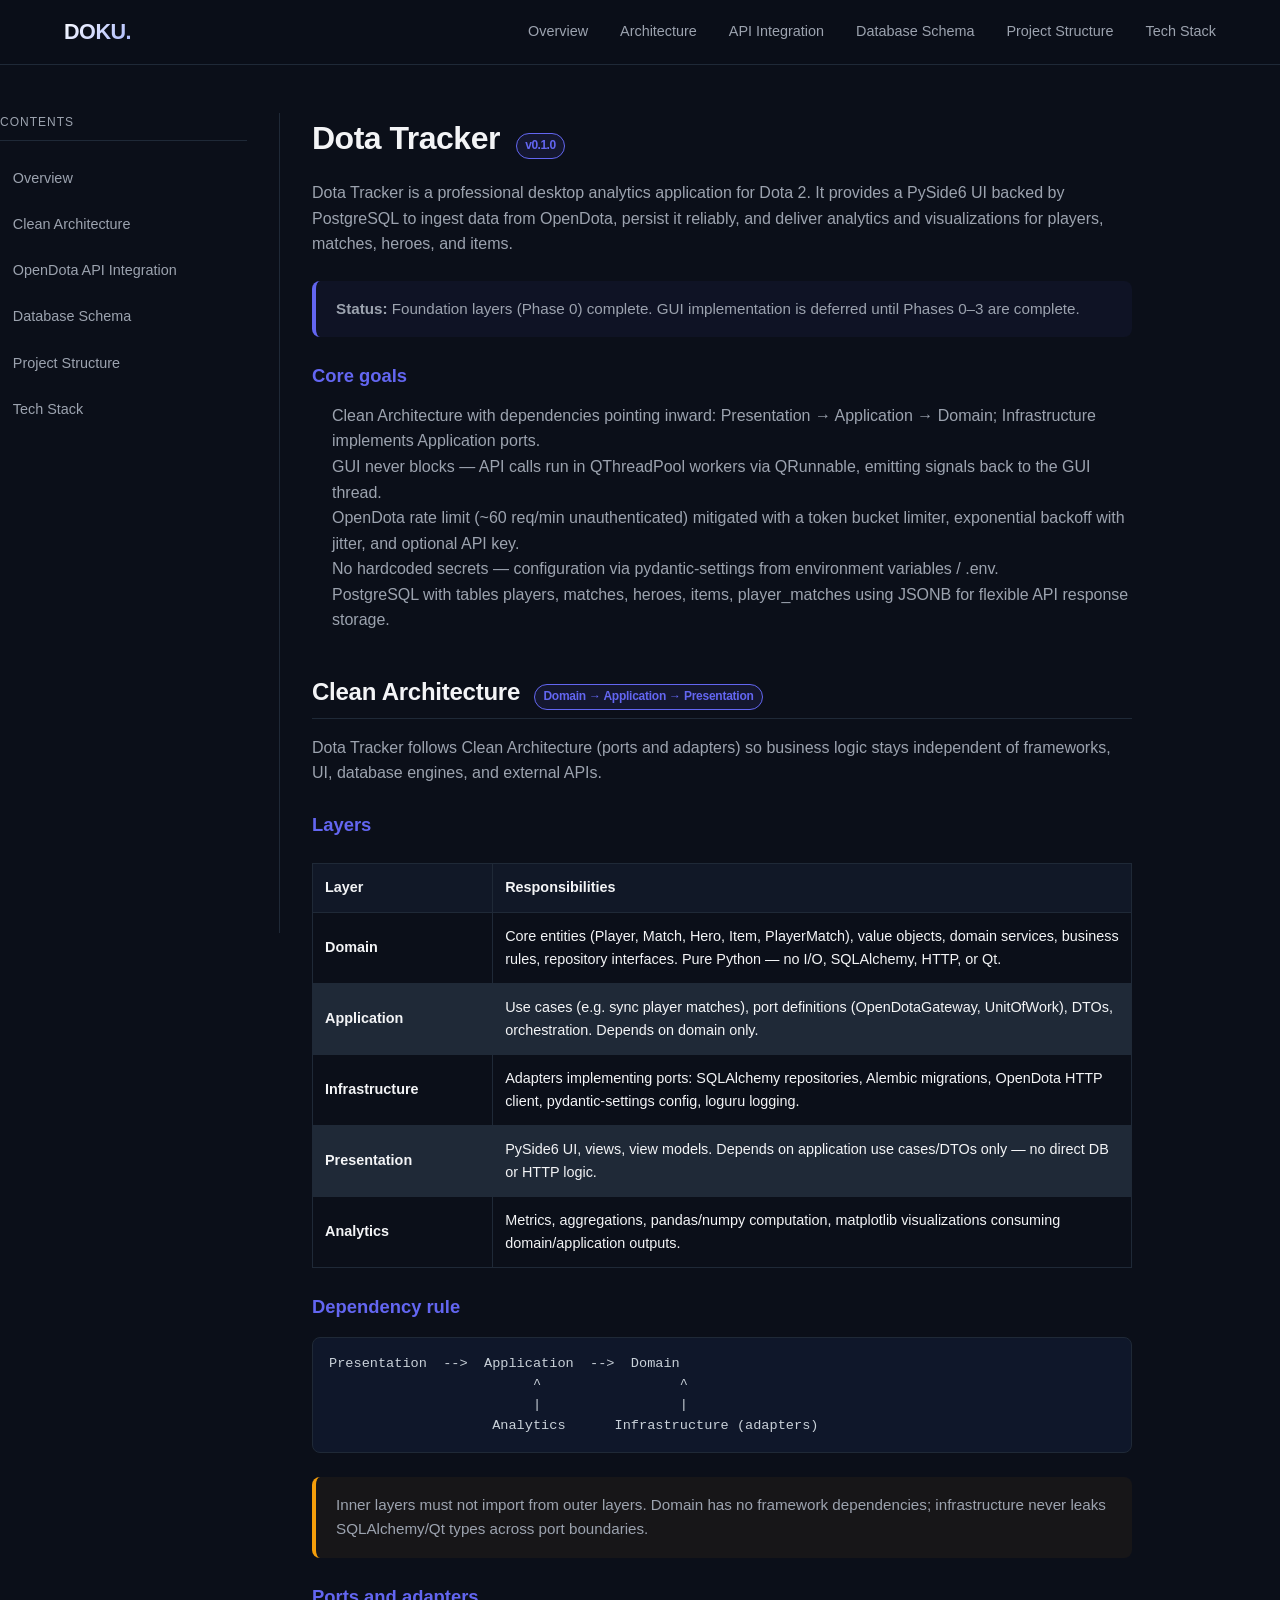
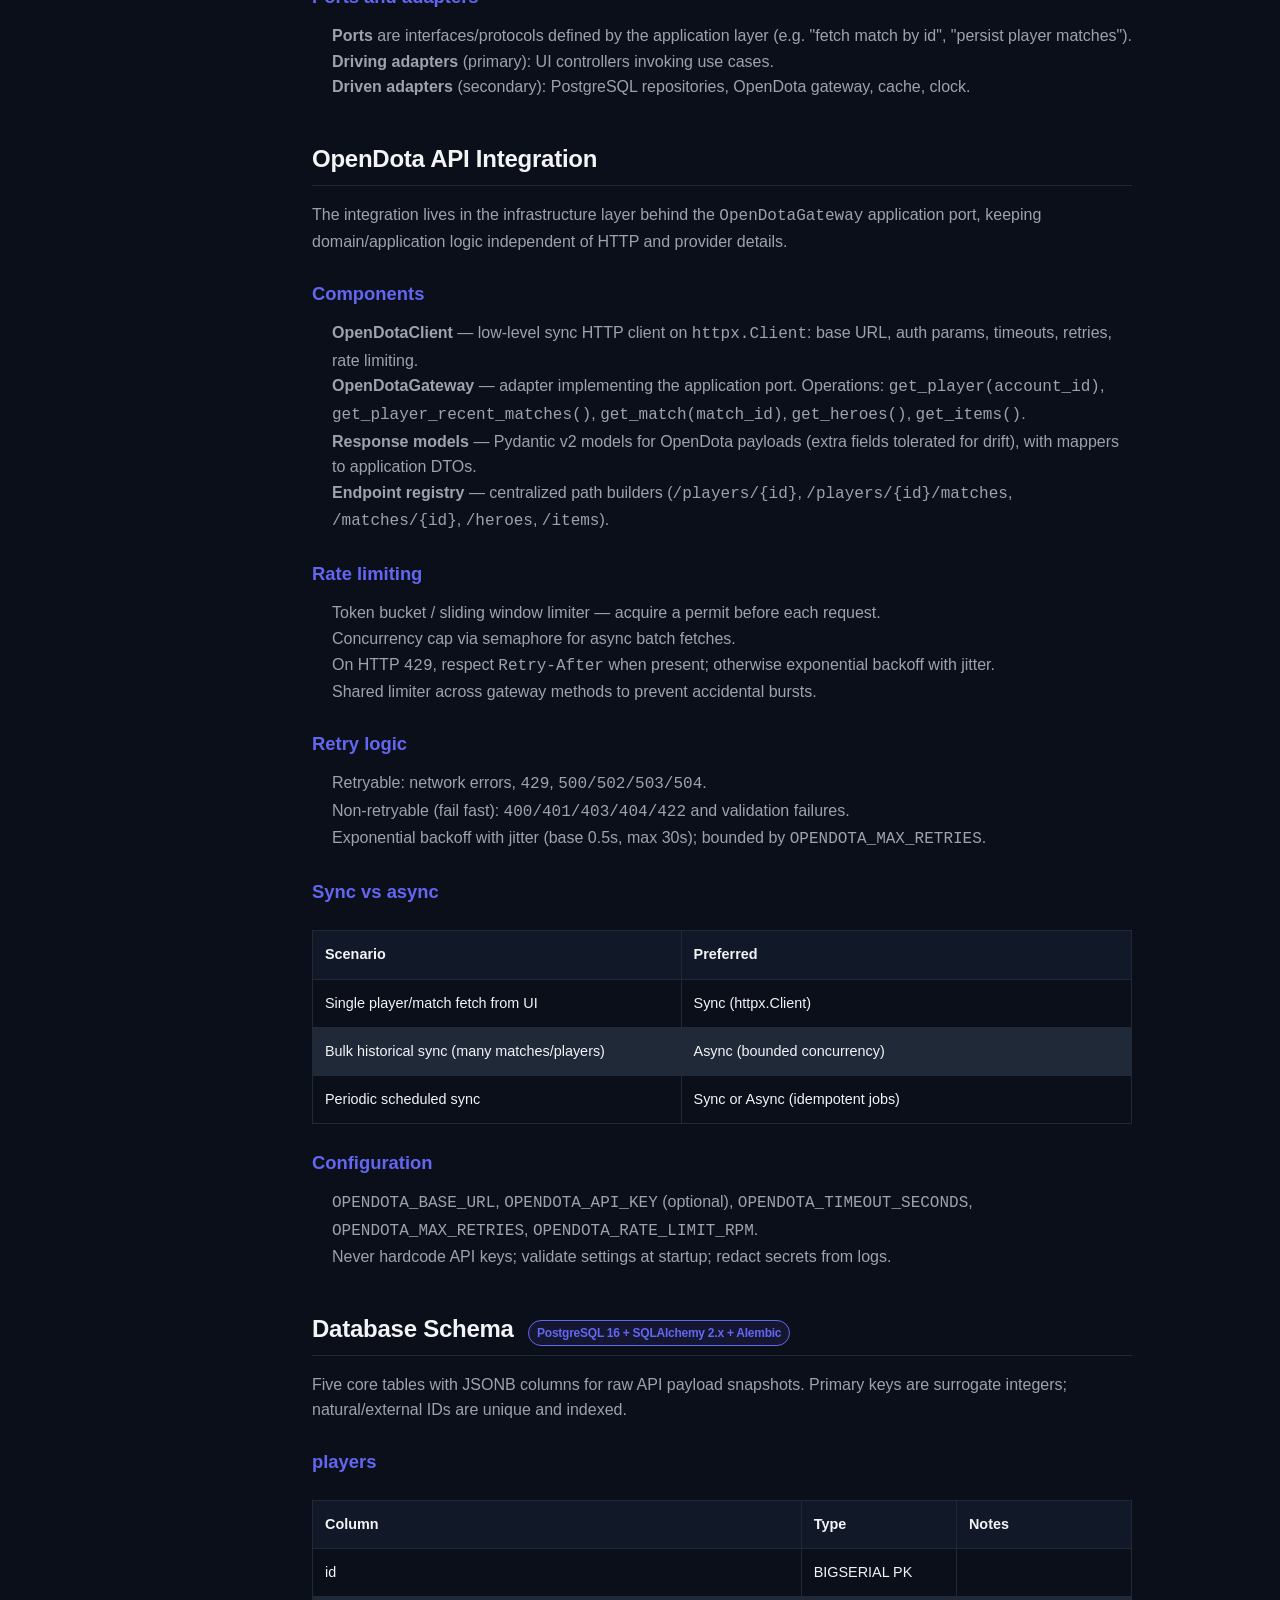
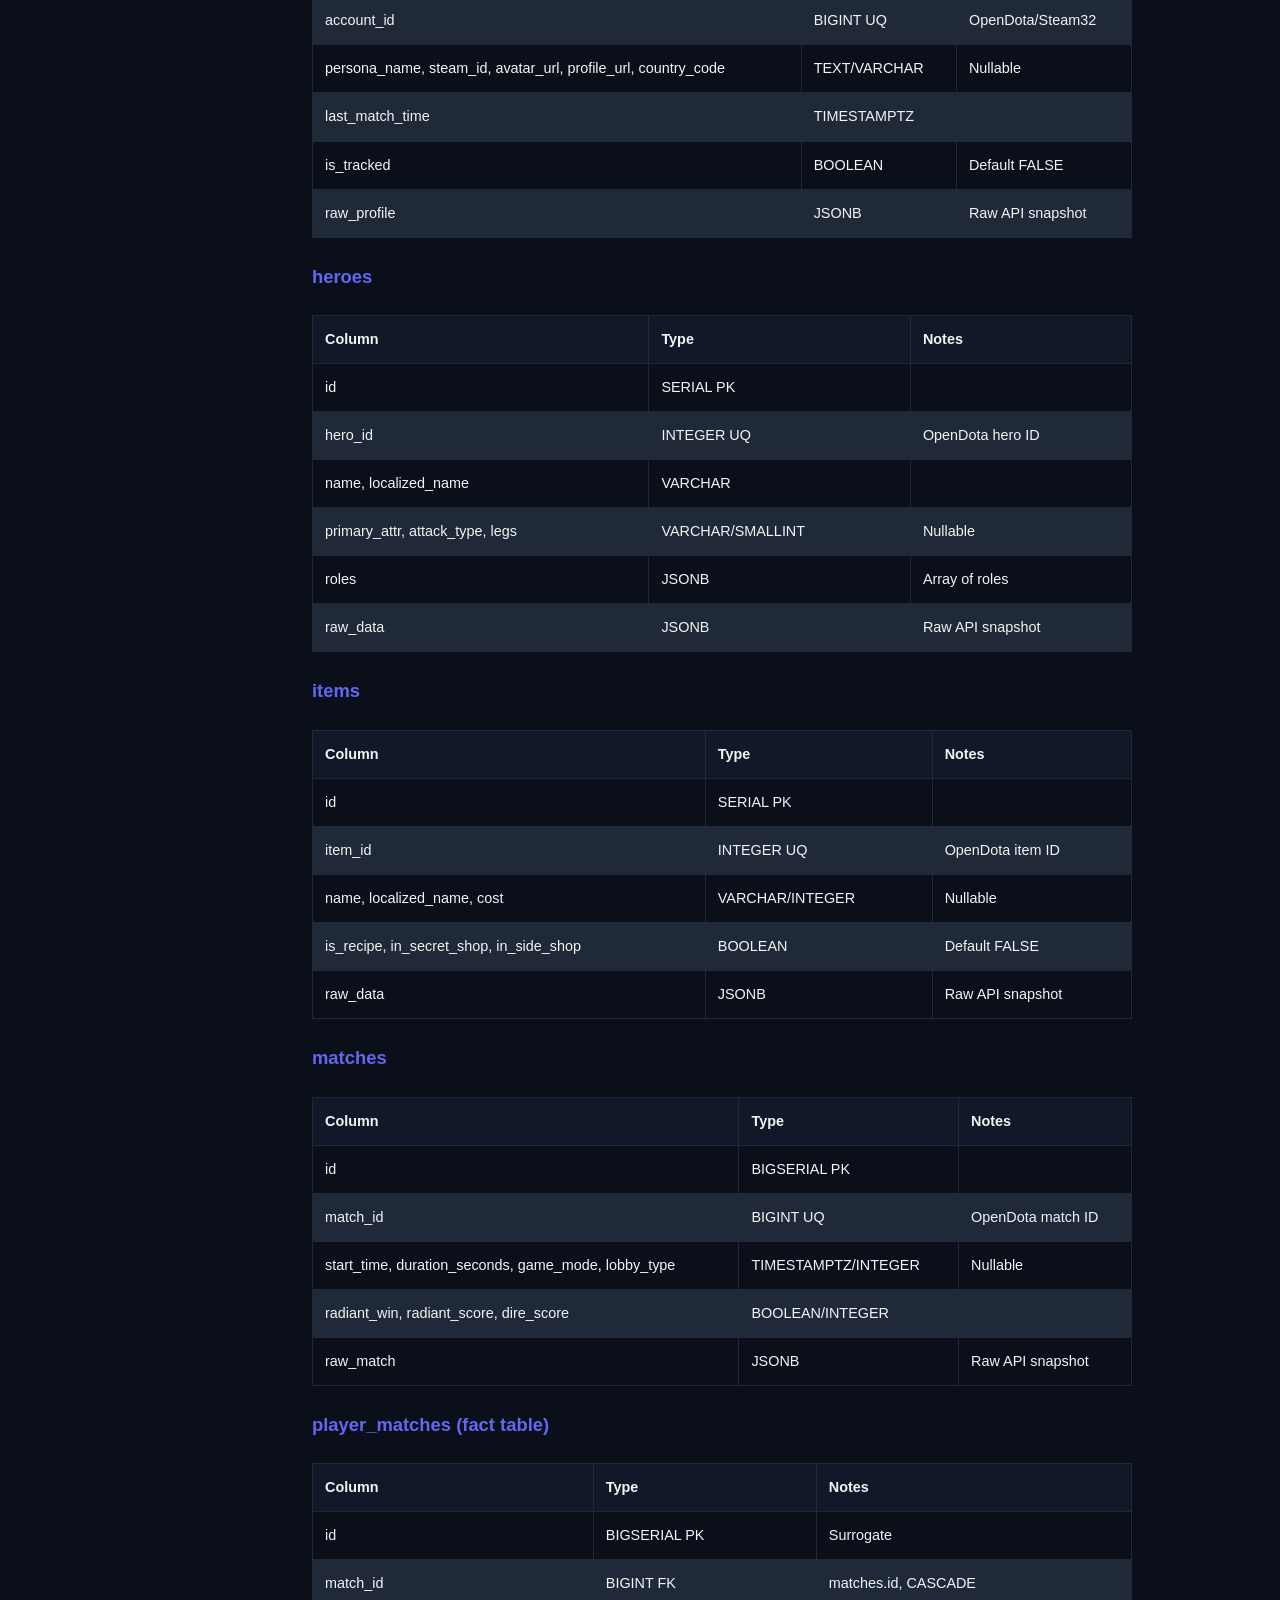
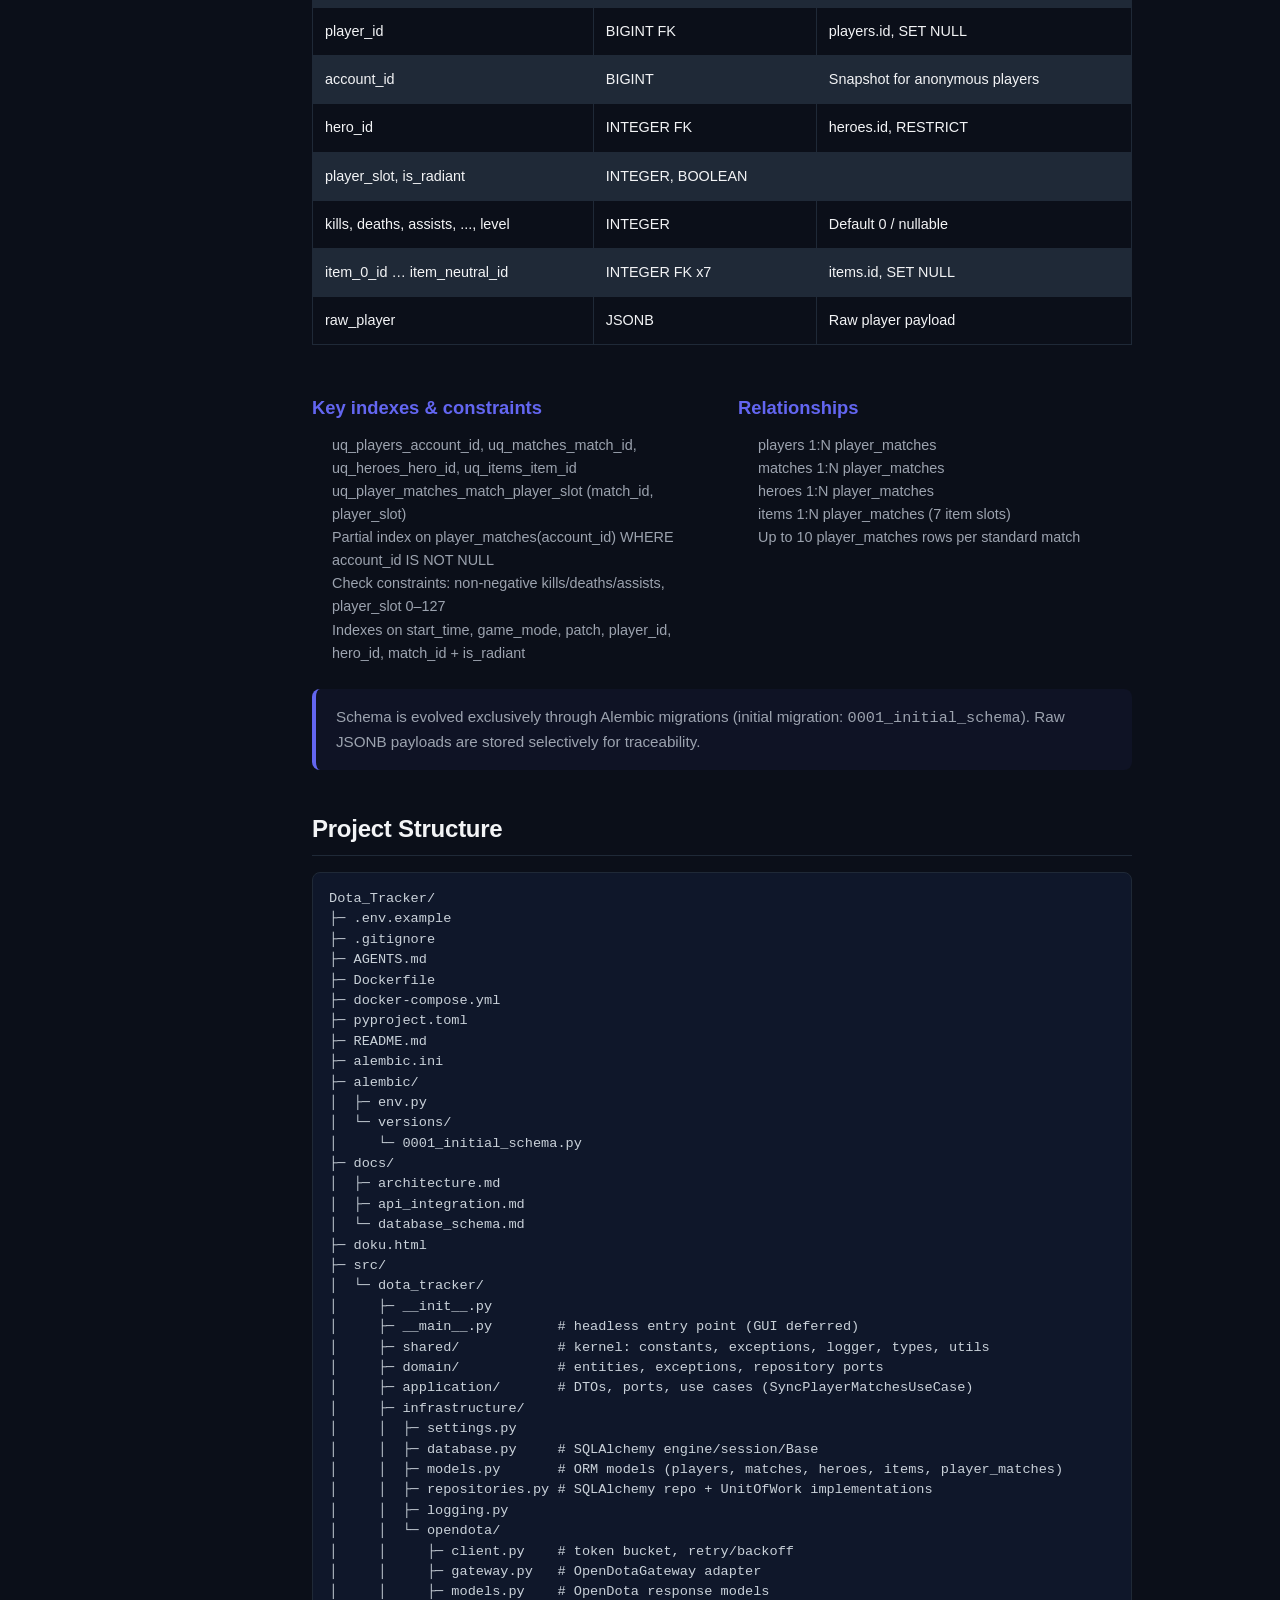
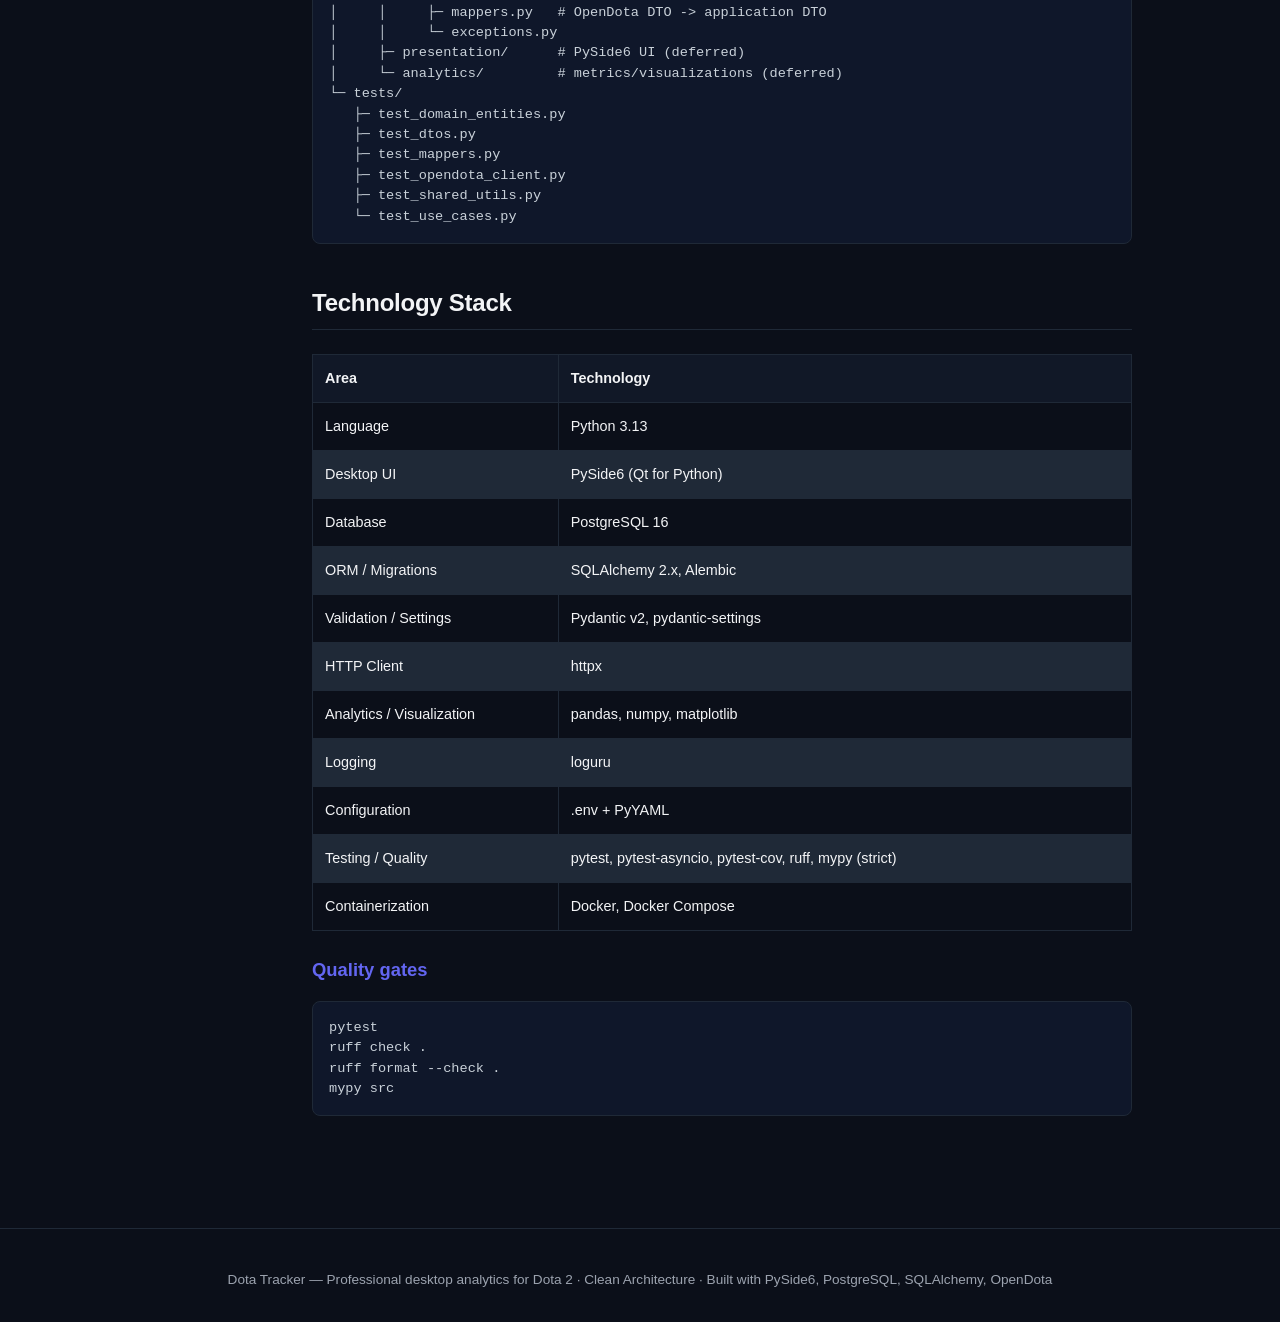
<file: doku.html>
<!DOCTYPE html>
<html lang="en">
<head>
  <meta charset="UTF-8" />
  <meta name="viewport" content="width=device-width, initial-scale=1.0" />
  <title>Doku &mdash; Dota Tracker Documentation</title>
  <style>
    :root {
      --bg: #0b0f19;
      --surface: #111827;
      --surface-hover: #1f2937;
      --text: #f3f4f6;
      --text-muted: #9ca3af;
      --accent: #6366f1;
      --accent-hover: #4f46e5;
      --border: #1f2937;
      --code-bg: #0f172a;
      --radius: 8px;
      --shadow: 0 10px 30px -10px rgba(0, 0, 0, 0.5);
      --transition: all 0.2s ease;
    }

    * { box-sizing: border-box; margin: 0; padding: 0; }
    html { scroll-behavior: smooth; }
    body {
      font-family: "Inter", -apple-system, BlinkMacSystemFont, "Segoe UI", Roboto, "Helvetica Neue", Arial, sans-serif;
      background: var(--bg);
      color: var(--text);
      line-height: 1.6;
      -webkit-font-smoothing: antialiased;
    }
    a { color: inherit; text-decoration: none; }
    ul { list-style: none; }
    img { max-width: 100%; display: block; }

    .container { max-width: 1200px; margin: 0 auto; padding: 0 1.5rem; }

    /* Header */
    header {
      position: sticky; top: 0; z-index: 100;
      backdrop-filter: blur(10px);
      background: rgba(11, 15, 25, 0.85);
      border-bottom: 1px solid var(--border);
    }
    header .container {
      display: flex; align-items: center; justify-content: space-between; height: 64px;
    }
    .logo {
      font-size: 1.35rem; font-weight: 700; letter-spacing: -0.5px;
      background: linear-gradient(135deg, #fff, #a5b4fc);
      -webkit-background-clip: text; -webkit-text-fill-color: transparent;
    }
    .nav-links { display: flex; gap: 2rem; }
    .nav-links a {
      color: var(--text-muted); font-size: 0.9rem; font-weight: 500;
      transition: var(--transition); padding: 0.5rem 0; position: relative;
    }
    .nav-links a:hover, .nav-links a.active { color: var(--accent); }
    .nav-links a.active::after {
      content: ""; position: absolute; bottom: 0; left: 0; right: 0;
      height: 2px; background: var(--accent); border-radius: 1px;
    }
    .menu-toggle { display: none; background: none; border: none;
      color: var(--text); cursor: pointer; font-size: 1.5rem; }

    /* Layout */
    .docs-layout { display: flex; padding: 3rem 0; min-height: calc(100vh - 64px); }
    .sidebar {
      width: 280px; flex-shrink: 0; padding-right: 2rem;
      border-right: 1px solid var(--border);
      position: sticky; top: 80px; height: calc(100vh - 80px);
      overflow-y: auto;
    }
    .sidebar .section-title {
      font-size: 0.75rem; text-transform: uppercase; letter-spacing: 1px;
      color: var(--text-muted); margin-bottom: 1rem; padding-bottom: 0.5rem;
      border-bottom: 1px solid var(--border);
    }
    .sidebar ul { display: flex; flex-direction: column; gap: 0.25rem; }
    .sidebar a {
      display: block; padding: 0.6rem 0.8rem; border-radius: var(--radius);
      color: var(--text-muted); font-size: 0.9rem; transition: var(--transition);
    }
    .sidebar a:hover { background: var(--surface-hover); color: var(--text); }
    .sidebar a.active {
      background: var(--surface-hover); color: var(--accent);
      border-left: 3px solid var(--accent); padding-left: 0.5rem;
    }

    .main { flex: 1; padding: 0 2rem; max-width: none; }
    article { max-width: 820px; }

    /* Typography */
    h1 { font-size: 2rem; margin-bottom: 1rem; letter-spacing: -0.5px; }
    h2 {
      font-size: 1.5rem; margin: 2.5rem 0 1rem; border-bottom: 1px solid var(--border);
      padding-bottom: 0.4rem; letter-spacing: -0.25px;
    }
    h3 { font-size: 1.15rem; margin: 1.5rem 0 0.75rem; color: var(--accent); }
    p { color: var(--text-muted); margin-bottom: 1rem; }
    a.inline { color: var(--accent); text-decoration: underline; text-decoration-thickness: 2px;
      text-underline-offset: 3px; }
    a.inline:hover { color: var(--accent-hover); }

    /* Badges / callouts */
    .badge {
      display: inline-flex; align-items: center; gap: 0.4rem;
      padding: 0.15rem 0.5rem; border-radius: 999px; font-size: 0.75rem;
      font-weight: 600; border: 1px solid var(--border); color: var(--text-muted);
      margin-left: 0.5rem;
    }
    .badge.tech { border-color: var(--accent); color: var(--accent); background: rgba(99,102,241,0.1); }

    .callout {
      padding: 1rem 1.25rem; border-radius: var(--radius); margin: 1.5rem 0;
      border-left: 4px solid var(--accent); background: rgba(99,102,241,0.05);
    }
    .callout.warn { border-left-color: #f59e0b; background: rgba(245,158,11,0.05); }
    .callout p { margin: 0; color: var(--text-muted); font-size: 0.95rem; }

    /* Code blocks */
    pre {
      background: var(--code-bg); border: 1px solid var(--border);
      border-radius: var(--radius); padding: 1rem; overflow-x: auto;
      margin: 1rem 0; font-size: 0.85rem; line-height: 1.5;
    }
    code { font-family: "Menlo", "Monaco", "Consolas", monospace; }
    pre code { padding: 0; color: #c9d1d9; }
    .language-text::before { content: attr(data-lang); display: block;
      font-size: 0.7rem; color: var(--text-muted); margin-bottom: 0.5rem; text-transform: uppercase; }

    /* Tables */
    table { width: 100%; border-collapse: collapse; margin: 1.5rem 0; font-size: 0.9rem; }
    th, td { border: 1px solid var(--border); padding: 0.75rem; text-align: left; }
    th { background: var(--surface); color: var(--text); font-weight: 600; }
    tr:nth-child(even) { background: var(--surface-hover); }

    .grid-2 { display: grid; grid-template-columns: 1fr 1fr; gap: 2rem; margin-top: 1.5rem; }

    /* Footer */
    footer {
      border-top: 1px solid var(--border); padding: 2.5rem 0; color: var(--text-muted);
      font-size: 0.85rem; text-align: center; margin-top: 3rem;
    }

    /* Responsive */
    @media (max-width: 900px) {
      .docs-layout { flex-direction: column; padding: 2rem 0; }
      .sidebar {
        width: 100%; border-right: none; border-bottom: 1px solid var(--border);
        position: static; height: auto; padding-right: 0; padding-bottom: 1rem;
      }
      .sidebar .section-title { margin-top: 1rem; }
      .main { padding: 0; }
    }
    @media (max-width: 768px) {
      .menu-toggle { display: block; }
      .nav-links {
        position: absolute; top: 64px; left: 0; right: 0;
        flex-direction: column; background: var(--surface);
        border-bottom: 1px solid var(--border); padding: 1.5rem; gap: 0.5rem;
        display: none;
      }
      .nav-links.open { display: flex; }
      .grid-2 { grid-template-columns: 1fr; }
    }
  </style>
</head>
<body>

<header>
  <div class="container">
    <a href="#" class="logo">DOKU.</a>
    <nav class="nav-links" id="navLinks">
      <a href="#overview" class="active">Overview</a>
      <a href="#architecture">Architecture</a>
      <a href="#api-integration">API Integration</a>
      <a href="#database">Database Schema</a>
      <a href="#project-structure">Project Structure</a>
      <a href="#tech-stack">Tech Stack</a>
    </nav>
    <button class="menu-toggle" id="menuToggle" aria-label="Toggle menu">&#9776;</button>
  </div>
</header>

<div class="docs-layout">
  <aside class="sidebar">
    <div class="section-title">Contents</div>
    <ul>
      <li><a href="#overview">Overview</a></li>
      <li><a href="#architecture">Clean Architecture</a></li>
      <li><a href="#api-integration">OpenDota API Integration</a></li>
      <li><a href="#database">Database Schema</a></li>
      <li><a href="#project-structure">Project Structure</a></li>
      <li><a href="#tech-stack">Tech Stack</a></li>
    </ul>
  </aside>

  <main class="main">
    <article>

      <section id="overview">
        <h1>Dota Tracker <span class="badge tech">v0.1.0</span></h1>
        <p>Dota Tracker is a professional desktop analytics application for Dota 2. It provides a PySide6 UI backed by PostgreSQL to ingest data from OpenDota, persist it reliably, and deliver analytics and visualizations for players, matches, heroes, and items.</p>
        <div class="callout">
          <p><strong>Status:</strong> Foundation layers (Phase 0) complete. GUI implementation is deferred until Phases 0–3 are complete.</p>
        </div>
        <h3>Core goals</h3>
        <ul style="margin-left: 1.25rem; color: var(--text-muted);">
          <li>Clean Architecture with dependencies pointing inward: Presentation → Application → Domain; Infrastructure implements Application ports.</li>
          <li>GUI never blocks &mdash; API calls run in QThreadPool workers via QRunnable, emitting signals back to the GUI thread.</li>
          <li>OpenDota rate limit (~60 req/min unauthenticated) mitigated with a token bucket limiter, exponential backoff with jitter, and optional API key.</li>
          <li>No hardcoded secrets &mdash; configuration via pydantic-settings from environment variables / .env.</li>
          <li>PostgreSQL with tables players, matches, heroes, items, player_matches using JSONB for flexible API response storage.</li>
        </ul>
      </section>

      <section id="architecture">
        <h2>Clean Architecture <span class="badge tech">Domain &rarr; Application &rarr; Presentation</span></h2>
        <p>Dota Tracker follows Clean Architecture (ports and adapters) so business logic stays independent of frameworks, UI, database engines, and external APIs.</p>

        <h3>Layers</h3>
        <table>
          <thead><tr><th style="width:22%">Layer</th><th>Responsibilities</th></tr></thead>
          <tbody>
            <tr>
              <td><strong>Domain</strong></td>
              <td>Core entities (Player, Match, Hero, Item, PlayerMatch), value objects, domain services, business rules, repository interfaces. Pure Python &mdash; no I/O, SQLAlchemy, HTTP, or Qt.</td>
            </tr>
            <tr>
              <td><strong>Application</strong></td>
              <td>Use cases (e.g. sync player matches), port definitions (OpenDotaGateway, UnitOfWork), DTOs, orchestration. Depends on domain only.</td>
            </tr>
            <tr>
              <td><strong>Infrastructure</strong></td>
              <td>Adapters implementing ports: SQLAlchemy repositories, Alembic migrations, OpenDota HTTP client, pydantic-settings config, loguru logging.</td>
            </tr>
            <tr>
              <td><strong>Presentation</strong></td>
              <td>PySide6 UI, views, view models. Depends on application use cases/DTOs only &mdash; no direct DB or HTTP logic.</td>
            </tr>
            <tr>
              <td><strong>Analytics</strong></td>
              <td>Metrics, aggregations, pandas/numpy computation, matplotlib visualizations consuming domain/application outputs.</td>
            </tr>
          </tbody>
        </table>

        <h3>Dependency rule</h3>
        <pre><code>Presentation  -->  Application  -->  Domain
                         ^                 ^
                         |                 |
                    Analytics      Infrastructure (adapters)</code></pre>
        <div class="callout warn">
          <p>Inner layers must not import from outer layers. Domain has no framework dependencies; infrastructure never leaks SQLAlchemy/Qt types across port boundaries.</p>
        </div>
        <h3>Ports and adapters</h3>
        <ul style="margin-left: 1.25rem; color: var(--text-muted);">
          <li><strong>Ports</strong> are interfaces/protocols defined by the application layer (e.g. "fetch match by id", "persist player matches").</li>
          <li><strong>Driving adapters</strong> (primary): UI controllers invoking use cases.</li>
          <li><strong>Driven adapters</strong> (secondary): PostgreSQL repositories, OpenDota gateway, cache, clock.</li>
        </ul>
      </section>

      <section id="api-integration">
        <h2>OpenDota API Integration</h2>
        <p>The integration lives in the infrastructure layer behind the <code>OpenDotaGateway</code> application port, keeping domain/application logic independent of HTTP and provider details.</p>

        <h3>Components</h3>
        <ul style="margin-left: 1.25rem; color: var(--text-muted);">
          <li><strong>OpenDotaClient</strong> &mdash; low-level sync HTTP client on <code>httpx.Client</code>: base URL, auth params, timeouts, retries, rate limiting.</li>
          <li><strong>OpenDotaGateway</strong> &mdash; adapter implementing the application port. Operations: <code>get_player(account_id)</code>, <code>get_player_recent_matches()</code>, <code>get_match(match_id)</code>, <code>get_heroes()</code>, <code>get_items()</code>.</li>
          <li><strong>Response models</strong> &mdash; Pydantic v2 models for OpenDota payloads (extra fields tolerated for drift), with mappers to application DTOs.</li>
          <li><strong>Endpoint registry</strong> &mdash; centralized path builders (<code>/players/{id}</code>, <code>/players/{id}/matches</code>, <code>/matches/{id}</code>, <code>/heroes</code>, <code>/items</code>).</li>
        </ul>

        <h3>Rate limiting</h3>
        <ul style="margin-left: 1.25rem; color: var(--text-muted);">
          <li>Token bucket / sliding window limiter &mdash; acquire a permit before each request.</li>
          <li>Concurrency cap via semaphore for async batch fetches.</li>
          <li>On HTTP <code>429</code>, respect <code>Retry-After</code> when present; otherwise exponential backoff with jitter.</li>
          <li>Shared limiter across gateway methods to prevent accidental bursts.</li>
        </ul>

        <h3>Retry logic</h3>
        <ul style="margin-left: 1.25rem; color: var(--text-muted);">
          <li>Retryable: network errors, <code>429</code>, <code>500/502/503/504</code>.</li>
          <li>Non-retryable (fail fast): <code>400/401/403/404/422</code> and validation failures.</li>
          <li>Exponential backoff with jitter (base 0.5s, max 30s); bounded by <code>OPENDOTA_MAX_RETRIES</code>.</li>
        </ul>

        <h3>Sync vs async</h3>
        <table>
          <thead><tr><th style="width:45%">Scenario</th><th>Preferred</th></tr></thead>
          <tbody>
            <tr><td>Single player/match fetch from UI</td><td>Sync (httpx.Client)</td></tr>
            <tr><td>Bulk historical sync (many matches/players)</td><td>Async (bounded concurrency)</td></tr>
            <tr><td>Periodic scheduled sync</td><td>Sync or Async (idempotent jobs)</td></tr>
          </tbody>
        </table>

        <h3>Configuration</h3>
        <ul style="margin-left: 1.25rem; color: var(--text-muted);">
          <li><code>OPENDOTA_BASE_URL</code>, <code>OPENDOTA_API_KEY</code> (optional), <code>OPENDOTA_TIMEOUT_SECONDS</code>, <code>OPENDOTA_MAX_RETRIES</code>, <code>OPENDOTA_RATE_LIMIT_RPM</code>.</li>
          <li>Never hardcode API keys; validate settings at startup; redact secrets from logs.</li>
        </ul>
      </section>

      <section id="database">
        <h2>Database Schema <span class="badge tech">PostgreSQL 16 + SQLAlchemy 2.x + Alembic</span></h2>
        <p>Five core tables with JSONB columns for raw API payload snapshots. Primary keys are surrogate integers; natural/external IDs are unique and indexed.</p>

        <h3>players</h3>
        <table>
          <thead><tr><th>Column</th><th>Type</th><th>Notes</th></tr></thead>
          <tbody>
            <tr><td>id</td><td>BIGSERIAL PK</td><td></td></tr>
            <tr><td>account_id</td><td>BIGINT UQ</td><td>OpenDota/Steam32</td></tr>
            <tr><td>persona_name, steam_id, avatar_url, profile_url, country_code</td><td>TEXT/VARCHAR</td><td>Nullable</td></tr>
            <tr><td>last_match_time</td><td>TIMESTAMPTZ</td><td></td></tr>
            <tr><td>is_tracked</td><td>BOOLEAN</td><td>Default FALSE</td></tr>
            <tr><td>raw_profile</td><td>JSONB</td><td>Raw API snapshot</td></tr>
          </tbody>
        </table>

        <h3>heroes</h3>
        <table>
          <thead><tr><th>Column</th><th>Type</th><th>Notes</th></tr></thead>
          <tbody>
            <tr><td>id</td><td>SERIAL PK</td><td></td></tr>
            <tr><td>hero_id</td><td>INTEGER UQ</td><td>OpenDota hero ID</td></tr>
            <tr><td>name, localized_name</td><td>VARCHAR</td><td></td></tr>
            <tr><td>primary_attr, attack_type, legs</td><td>VARCHAR/SMALLINT</td><td>Nullable</td></tr>
            <tr><td>roles</td><td>JSONB</td><td>Array of roles</td></tr>
            <tr><td>raw_data</td><td>JSONB</td><td>Raw API snapshot</td></tr>
          </tbody>
        </table>

        <h3>items</h3>
        <table>
          <thead><tr><th>Column</th><th>Type</th><th>Notes</th></tr></thead>
          <tbody>
            <tr><td>id</td><td>SERIAL PK</td><td></td></tr>
            <tr><td>item_id</td><td>INTEGER UQ</td><td>OpenDota item ID</td></tr>
            <tr><td>name, localized_name, cost</td><td>VARCHAR/INTEGER</td><td>Nullable</td></tr>
            <tr><td>is_recipe, in_secret_shop, in_side_shop</td><td>BOOLEAN</td><td>Default FALSE</td></tr>
            <tr><td>raw_data</td><td>JSONB</td><td>Raw API snapshot</td></tr>
          </tbody>
        </table>

        <h3>matches</h3>
        <table>
          <thead><tr><th>Column</th><th>Type</th><th>Notes</th></tr></thead>
          <tbody>
            <tr><td>id</td><td>BIGSERIAL PK</td><td></td></tr>
            <tr><td>match_id</td><td>BIGINT UQ</td><td>OpenDota match ID</td></tr>
            <tr><td>start_time, duration_seconds, game_mode, lobby_type</td><td>TIMESTAMPTZ/INTEGER</td><td>Nullable</td></tr>
            <tr><td>radiant_win, radiant_score, dire_score</td><td>BOOLEAN/INTEGER</td><td></td></tr>
            <tr><td>raw_match</td><td>JSONB</td><td>Raw API snapshot</td></tr>
          </tbody>
        </table>

        <h3>player_matches (fact table)</h3>
        <table>
          <thead><tr><th>Column</th><th>Type</th><th>Notes</th></tr></thead>
          <tbody>
            <tr><td>id</td><td>BIGSERIAL PK</td><td>Surrogate</td></tr>
            <tr><td>match_id</td><td>BIGINT FK</td><td>matches.id, CASCADE</td></tr>
            <tr><td>player_id</td><td>BIGINT FK</td><td>players.id, SET NULL</td></tr>
            <tr><td>account_id</td><td>BIGINT</td><td>Snapshot for anonymous players</td></tr>
            <tr><td>hero_id</td><td>INTEGER FK</td><td>heroes.id, RESTRICT</td></tr>
            <tr><td>player_slot, is_radiant</td><td>INTEGER, BOOLEAN</td><td></td></tr>
            <tr><td>kills, deaths, assists, ..., level</td><td>INTEGER</td><td>Default 0 / nullable</td></tr>
            <tr><td>item_0_id … item_neutral_id</td><td>INTEGER FK x7</td><td>items.id, SET NULL</td></tr>
            <tr><td>raw_player</td><td>JSONB</td><td>Raw player payload</td></tr>
          </tbody>
        </table>

        <div class="grid-2">
          <div>
            <h3>Key indexes &amp; constraints</h3>
            <ul style="margin-left: 1.25rem; color: var(--text-muted); font-size: 0.9rem;">
              <td>uq_players_account_id, uq_matches_match_id, uq_heroes_hero_id, uq_items_item_id</td></li>
              <li>uq_player_matches_match_player_slot (match_id, player_slot)</li>
              <li>Partial index on player_matches(account_id) WHERE account_id IS NOT NULL</li>
              <li>Check constraints: non-negative kills/deaths/assists, player_slot 0–127</li>
              <li>Indexes on start_time, game_mode, patch, player_id, hero_id, match_id + is_radiant</li>
            </ul>
          </div>
          <div>
            <h3>Relationships</h3>
            <ul style="margin-left: 1.25rem; color: var(--text-muted); font-size: 0.9rem;">
              <li>players 1:N player_matches</li>
              <li>matches 1:N player_matches</li>
              <li>heroes 1:N player_matches</li>
              <li>items 1:N player_matches (7 item slots)</li>
              <li>Up to 10 player_matches rows per standard match</li>
            </ul>
          </div>
        </div>

        <div class="callout">
          <p>Schema is evolved exclusively through Alembic migrations (initial migration: <code>0001_initial_schema</code>). Raw JSONB payloads are stored selectively for traceability.</p>
        </div>
      </section>

      <section id="project-structure">
        <h2>Project Structure</h2>
        <pre><code>Dota_Tracker/
├─ .env.example
├─ .gitignore
├─ AGENTS.md
├─ Dockerfile
├─ docker-compose.yml
├─ pyproject.toml
├─ README.md
├─ alembic.ini
├─ alembic/
│  ├─ env.py
│  └─ versions/
│     └─ 0001_initial_schema.py
├─ docs/
│  ├─ architecture.md
│  ├─ api_integration.md
│  └─ database_schema.md
├─ doku.html
├─ src/
│  └─ dota_tracker/
│     ├─ __init__.py
│     ├─ __main__.py        # headless entry point (GUI deferred)
│     ├─ shared/            # kernel: constants, exceptions, logger, types, utils
│     ├─ domain/            # entities, exceptions, repository ports
│     ├─ application/       # DTOs, ports, use cases (SyncPlayerMatchesUseCase)
│     ├─ infrastructure/
│     │  ├─ settings.py
│     │  ├─ database.py     # SQLAlchemy engine/session/Base
│     │  ├─ models.py       # ORM models (players, matches, heroes, items, player_matches)
│     │  ├─ repositories.py # SQLAlchemy repo + UnitOfWork implementations
│     │  ├─ logging.py
│     │  └─ opendota/
│     │     ├─ client.py    # token bucket, retry/backoff
│     │     ├─ gateway.py   # OpenDotaGateway adapter
│     │     ├─ models.py    # OpenDota response models
│     │     ├─ mappers.py   # OpenDota DTO -> application DTO
│     │     └─ exceptions.py
│     ├─ presentation/      # PySide6 UI (deferred)
│     └─ analytics/         # metrics/visualizations (deferred)
└─ tests/
   ├─ test_domain_entities.py
   ├─ test_dtos.py
   ├─ test_mappers.py
   ├─ test_opendota_client.py
   ├─ test_shared_utils.py
   └─ test_use_cases.py</code></pre>
      </section>

      <section id="tech-stack">
        <h2>Technology Stack</h2>
        <table>
          <thead><tr><th style="width:30%">Area</th><th>Technology</th></tr></thead>
          <tbody>
            <tr><td>Language</td><td>Python 3.13</td></tr>
            <tr><td>Desktop UI</td><td>PySide6 (Qt for Python)</td></tr>
            <tr><td>Database</td><td>PostgreSQL 16</td></tr>
            <tr><td>ORM / Migrations</td><td>SQLAlchemy 2.x, Alembic</td></tr>
            <tr><td>Validation / Settings</td><td>Pydantic v2, pydantic-settings</td></tr>
            <tr><td>HTTP Client</td><td>httpx</td></tr>
            <tr><td>Analytics / Visualization</td><td>pandas, numpy, matplotlib</td></tr>
            <tr><td>Logging</td><td>loguru</td></tr>
            <tr><td>Configuration</td><td>.env + PyYAML</td></tr>
            <tr><td>Testing / Quality</td><td>pytest, pytest-asyncio, pytest-cov, ruff, mypy (strict)</td></tr>
            <tr><td>Containerization</td><td>Docker, Docker Compose</td></tr>
          </tbody>
        </table>

        <h3>Quality gates</h3>
        <pre><code>pytest
ruff check .
ruff format --check .
mypy src</code></pre>
      </section>

    </article>
  </main>
</div>

<footer>
  <div class="container">
    <p>Dota Tracker &mdash; Professional desktop analytics for Dota 2 &middot; Clean Architecture &middot; Built with PySide6, PostgreSQL, SQLAlchemy, OpenDota</p>
  </div>
</footer>

<script>
  const menuToggle = document.getElementById('menuToggle');
  const navLinks = document.getElementById('navLinks');

  menuToggle.addEventListener('click', () => {
    navLinks.classList.toggle('open');
  });

  document.querySelectorAll('.nav-links a').forEach((link) => {
    link.addEventListener('click', () => {
      navLinks.classList.remove('open');
    });
  });

  // Highlight active nav item based on scroll position
  const sections = document.querySelectorAll('section[id]');
  const navItems = document.querySelectorAll('.nav-links a');

  function setActive() {
    let current = '';
    sections.forEach((section) => {
      const top = window.scrollY;
      const offset = section.offsetTop - 100;
      const height = section.offsetHeight;
      if (top >= offset && top < offset + height) {
        current = section.getAttribute('id');
      }
    });
    navItems.forEach((a) => {
      a.classList.remove('active');
      if (a.getAttribute('href') === '#' + current) {
        a.classList.add('active');
      }
    });
  }

  window.addEventListener('scroll', setActive);
</script>
</body>
</html>
</file>
